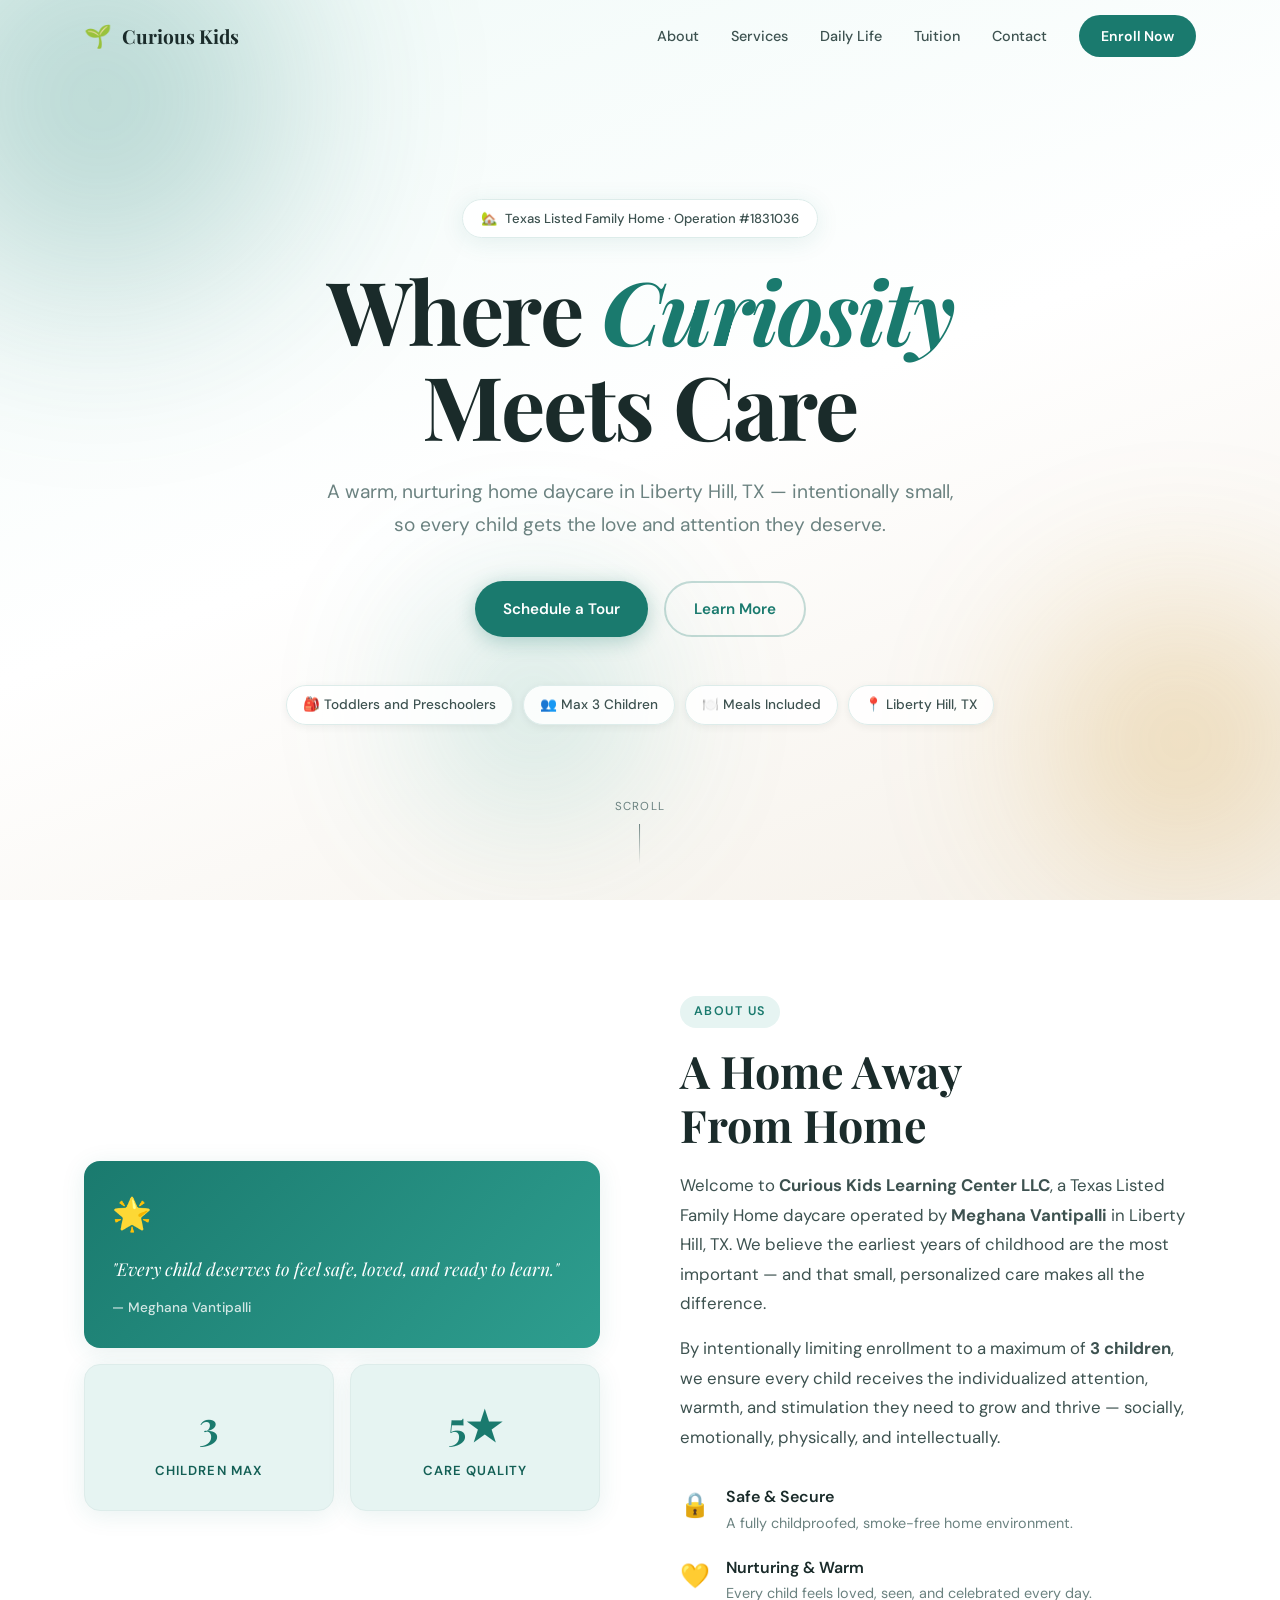
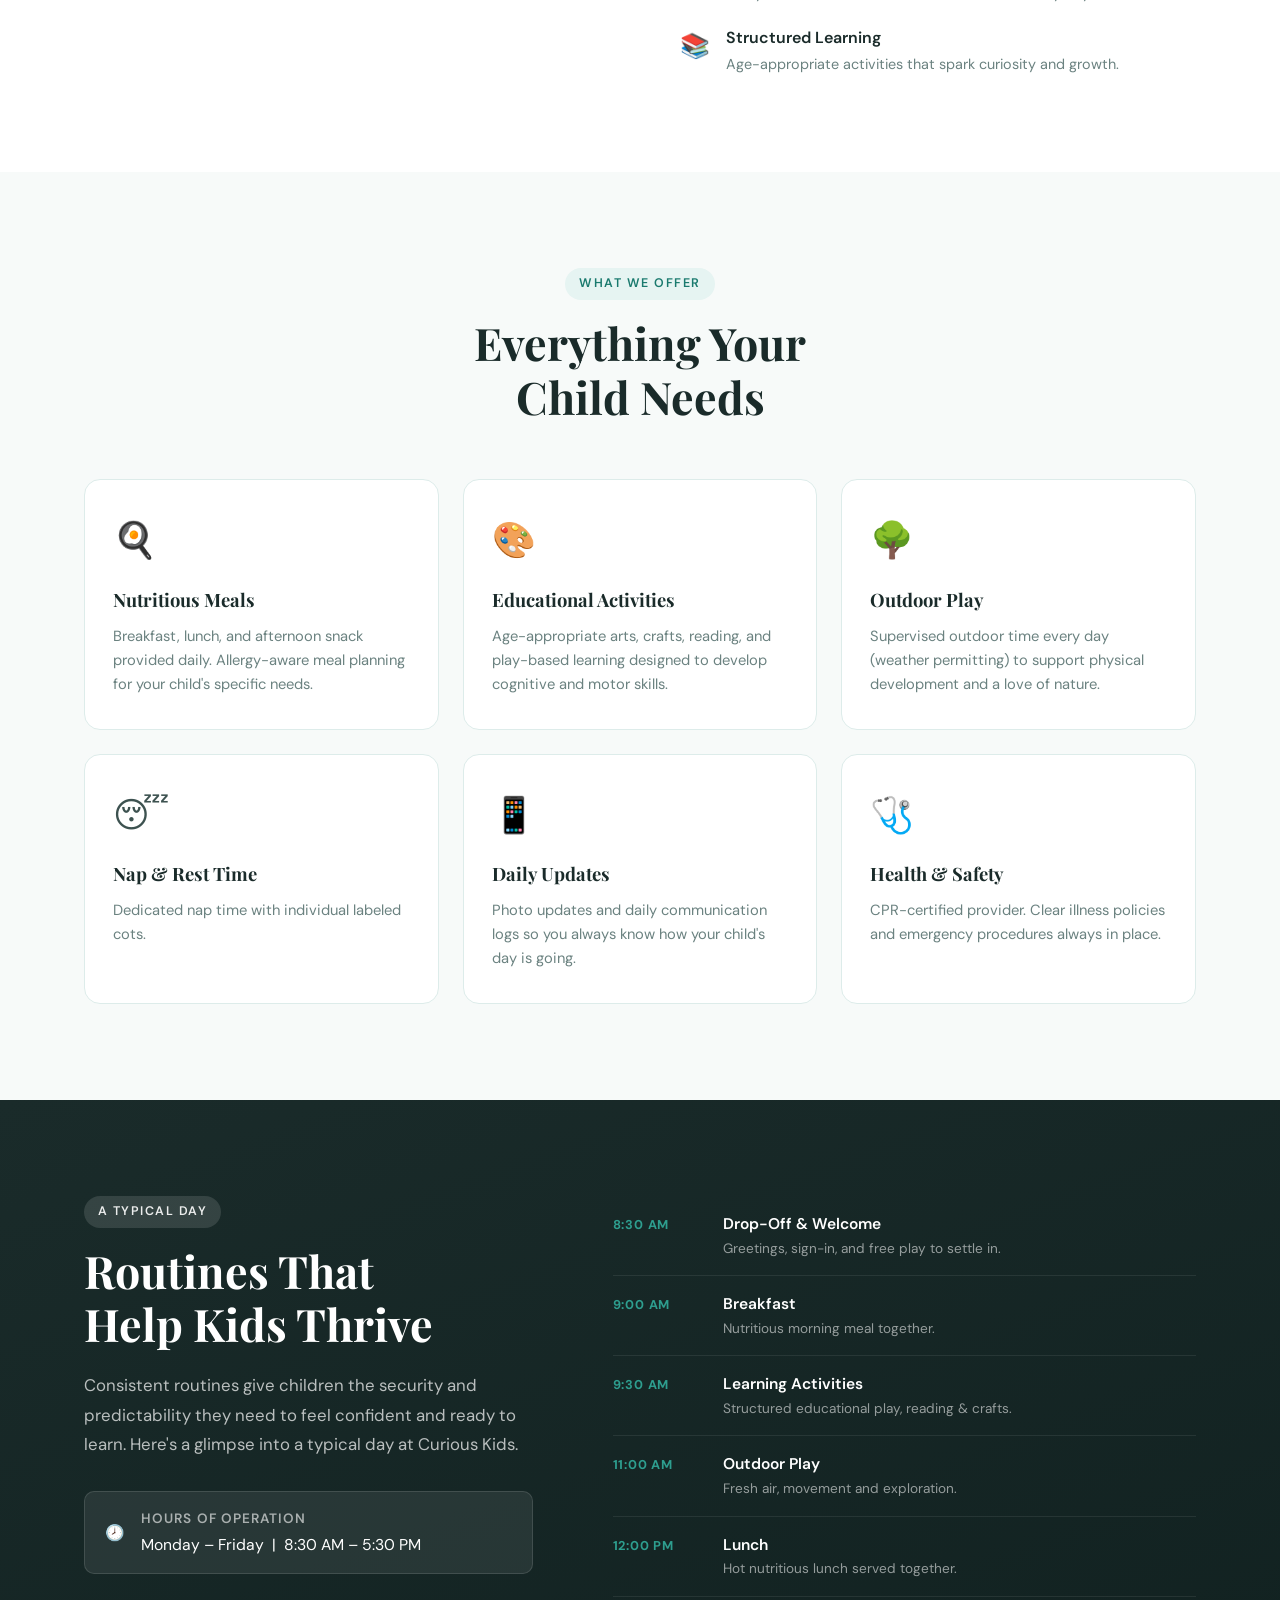
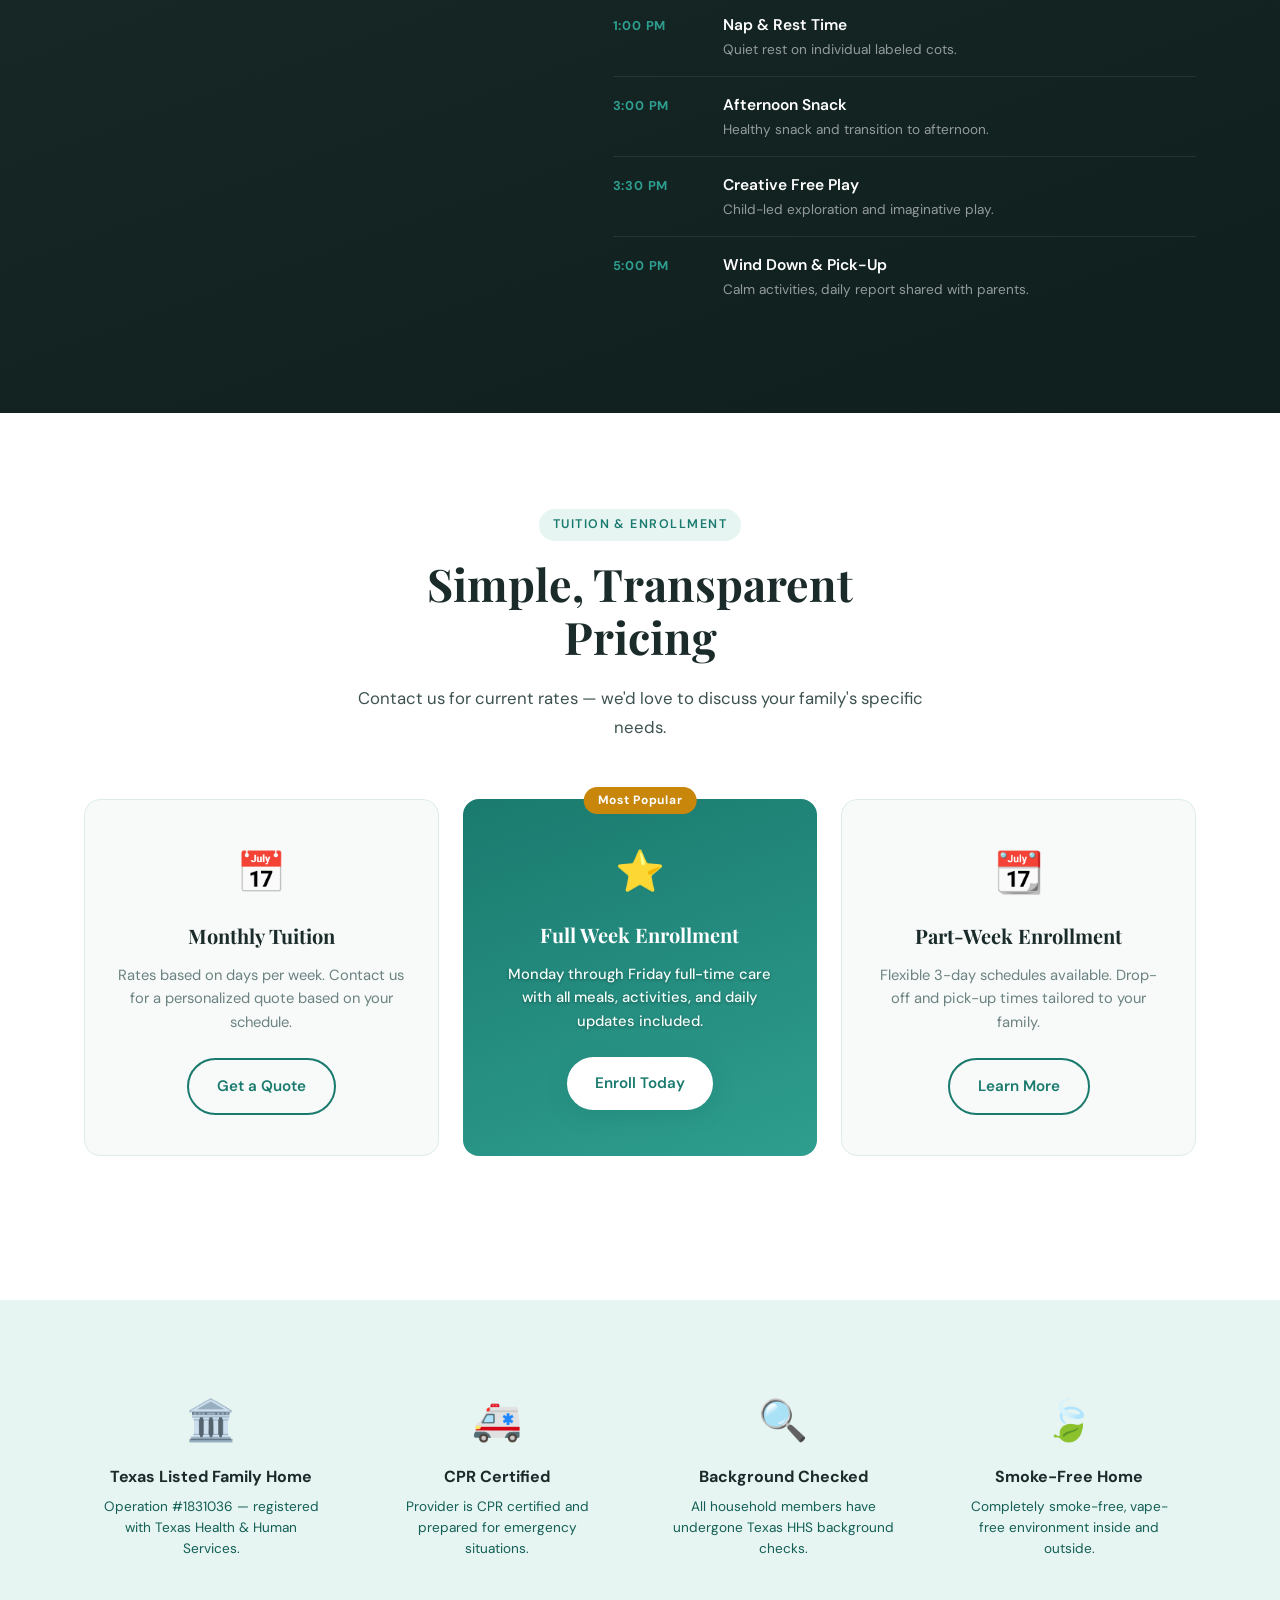
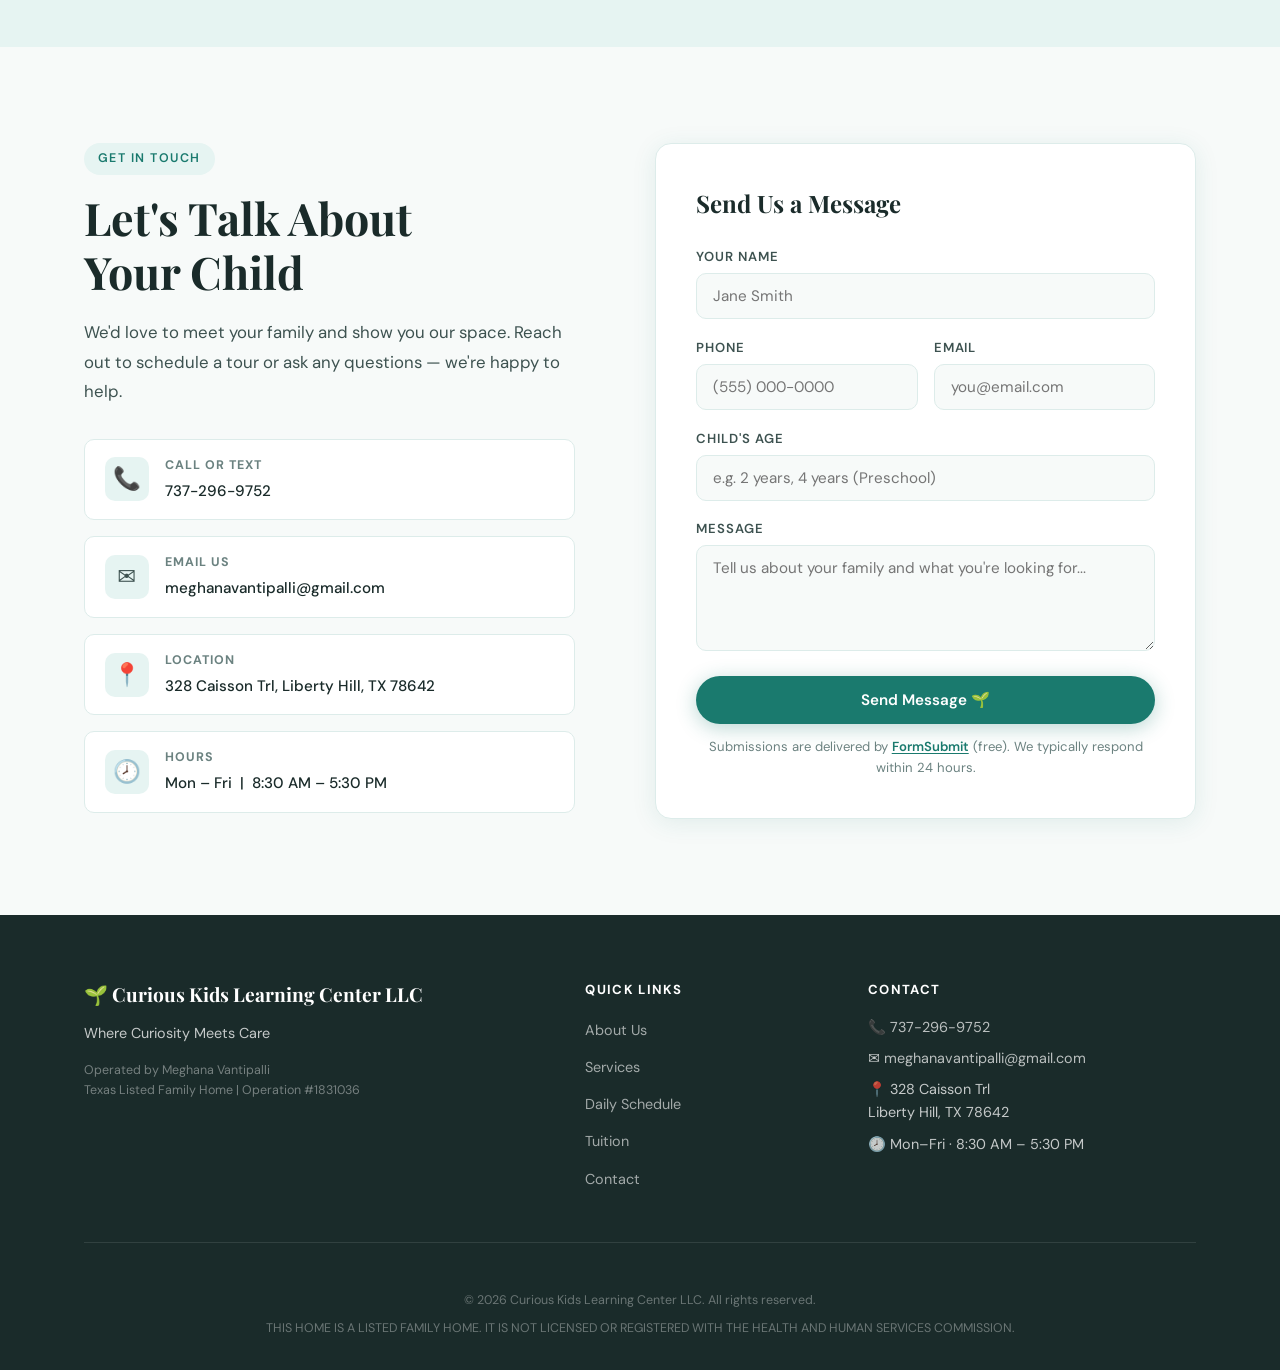
<file: index.html>
<!DOCTYPE html>
<html lang="en">
<head>
  <meta charset="UTF-8" />
  <meta name="viewport" content="width=device-width, initial-scale=1.0" />
  <title>Curious Kids Learning Center LLC | Liberty Hill, TX Home Daycare</title>
  <meta name="description" content="A warm, nurturing home daycare in Liberty Hill, TX. Small group care (max 3 children) operated by Meghana Vantipalli. Where Curiosity Meets Care." />
  <link rel="preconnect" href="https://fonts.googleapis.com" />
  <link rel="preconnect" href="https://fonts.gstatic.com" crossorigin />
  <link href="https://fonts.googleapis.com/css2?family=Playfair+Display:ital,wght@0,400;0,600;0,700;1,400&family=DM+Sans:wght@300;400;500;600&display=swap" rel="stylesheet" />
  <link rel="stylesheet" href="styles.css" />
</head>
<body>

  <!-- NAV -->
  <nav class="nav" id="nav">
    <div class="nav-inner">
      <a href="#" class="nav-logo">
        <span class="logo-icon">🌱</span>
        <span class="logo-text">Curious Kids</span>
      </a>
      <ul class="nav-links">
        <li><a href="#about">About</a></li>
        <li><a href="#services">Services</a></li>
        <li><a href="#daily">Daily Life</a></li>
        <li><a href="#tuition">Tuition</a></li>
        <li><a href="#contact">Contact</a></li>
      </ul>
      <a href="#contact" class="nav-cta">Enroll Now</a>
      <button class="hamburger" id="hamburger" aria-label="Menu">
        <span></span><span></span><span></span>
      </button>
    </div>
    <div class="mobile-menu" id="mobileMenu">
      <a href="#about">About</a>
      <a href="#services">Services</a>
      <a href="#daily">Daily Life</a>
      <a href="#tuition">Tuition</a>
      <a href="#contact">Contact</a>
    </div>
  </nav>

  <!-- HERO -->
  <section class="hero" id="home">
    <div class="hero-bg">
      <div class="blob blob-1"></div>
      <div class="blob blob-2"></div>
      <div class="blob blob-3"></div>
    </div>
    <div class="hero-content">
      <div class="hero-badge animate-in" style="--delay: 0.1s">
        <span>🏡</span> Texas Listed Family Home · Operation #1831036
      </div>
      <h1 class="hero-title animate-in" style="--delay: 0.2s">
        Where <em>Curiosity</em><br/>Meets Care
      </h1>
      <p class="hero-sub animate-in" style="--delay: 0.35s">
        A warm, nurturing home daycare in Liberty Hill, TX — intentionally small,<br class="br-desktop"/>
        so every child gets the love and attention they deserve.
      </p>
      <div class="hero-actions animate-in" style="--delay: 0.5s">
        <a href="#contact" class="btn btn-primary">Schedule a Tour</a>
        <a href="#about" class="btn btn-ghost">Learn More</a>
      </div>
      <div class="hero-pills animate-in" style="--delay: 0.65s">
        <span class="pill">🎒 Toddlers and Preschoolers</span>
        <span class="pill">👥 Max 3 Children</span>
        <span class="pill">🍽️ Meals Included</span>
        <span class="pill">📍 Liberty Hill, TX</span>
      </div>
    </div>
    <div class="hero-scroll">
      <span>scroll</span>
      <div class="scroll-line"></div>
    </div>
  </section>

  <!-- ABOUT -->
  <section class="section about" id="about">
    <div class="container">
      <div class="about-grid">
        <div class="about-visual">
          <div class="about-card card-main">
            <div class="card-emoji">🌟</div>
            <p class="card-quote">"Every child deserves to feel safe, loved, and ready to learn."</p>
            <span class="card-author">— Meghana Vantipalli</span>
          </div>
          <div class="about-card card-stat">
            <span class="stat-num">3</span>
            <span class="stat-label">Children Max</span>
          </div>
          <div class="about-card card-stat card-stat-2">
            <span class="stat-num">5★</span>
            <span class="stat-label">Care Quality</span>
          </div>
        </div>
        <div class="about-text">
          <div class="section-tag">About Us</div>
          <h2 class="section-title">A Home Away<br/>From Home</h2>
          <p class="section-body">
            Welcome to <strong>Curious Kids Learning Center LLC</strong>, a Texas Listed Family Home daycare 
            operated by <strong>Meghana Vantipalli</strong> in Liberty Hill, TX. We believe the earliest years of 
            childhood are the most important — and that small, personalized care makes all the difference.
          </p>
          <p class="section-body">
            By intentionally limiting enrollment to a maximum of <strong>3 children</strong>, we ensure every 
            child receives the individualized attention, warmth, and stimulation they need to grow and thrive — 
            socially, emotionally, physically, and intellectually.
          </p>
          <div class="about-values">
            <div class="value-item">
              <span class="value-icon">🔒</span>
              <div>
                <strong>Safe & Secure</strong>
                <p>A fully childproofed, smoke-free home environment.</p>
              </div>
            </div>
            <div class="value-item">
              <span class="value-icon">💛</span>
              <div>
                <strong>Nurturing & Warm</strong>
                <p>Every child feels loved, seen, and celebrated every day.</p>
              </div>
            </div>
            <div class="value-item">
              <span class="value-icon">📚</span>
              <div>
                <strong>Structured Learning</strong>
                <p>Age-appropriate activities that spark curiosity and growth.</p>
              </div>
            </div>
          </div>
        </div>
      </div>
    </div>
  </section>

  <!-- SERVICES -->
  <section class="section services" id="services">
    <div class="container">
      <div class="section-header">
        <div class="section-tag">What We Offer</div>
        <h2 class="section-title">Everything Your<br/>Child Needs</h2>
      </div>
      <div class="services-grid">
        <div class="service-card">
          <div class="service-icon">🍳</div>
          <h3>Nutritious Meals</h3>
          <p>Breakfast, lunch, and afternoon snack provided daily. Allergy-aware meal planning for your child's specific needs.</p>
        </div>
        <div class="service-card">
          <div class="service-icon">🎨</div>
          <h3>Educational Activities</h3>
          <p>Age-appropriate arts, crafts, reading, and play-based learning designed to develop cognitive and motor skills.</p>
        </div>
        <div class="service-card">
          <div class="service-icon">🌳</div>
          <h3>Outdoor Play</h3>
          <p>Supervised outdoor time every day (weather permitting) to support physical development and a love of nature.</p>
        </div>
        <div class="service-card">
          <div class="service-icon">😴</div>
          <h3>Nap & Rest Time</h3>
          <p>Dedicated nap time with individual labeled cots.</p>
        </div>
        <div class="service-card">
          <div class="service-icon">📱</div>
          <h3>Daily Updates</h3>
          <p>Photo updates and daily communication logs so you always know how your child's day is going.</p>
        </div>
        <div class="service-card">
          <div class="service-icon">🩺</div>
          <h3>Health & Safety</h3>
          <p>CPR-certified provider. Clear illness policies and emergency procedures always in place.</p>
        </div>
      </div>
    </div>
  </section>

  <!-- DAILY SCHEDULE -->
  <section class="section daily" id="daily">
    <div class="container">
      <div class="daily-grid">
        <div class="daily-text">
          <div class="section-tag">A Typical Day</div>
          <h2 class="section-title">Routines That<br/>Help Kids Thrive</h2>
          <p class="section-body">
            Consistent routines give children the security and predictability they need to feel confident 
            and ready to learn. Here's a glimpse into a typical day at Curious Kids.
          </p>
          <div class="hours-banner">
            <span>🕗</span>
            <div>
              <strong>Hours of Operation</strong>
              <span>Monday – Friday &nbsp;|&nbsp; 8:30 AM – 5:30 PM</span>
            </div>
          </div>
        </div>
        <div class="schedule-timeline">
          <div class="timeline-item">
            <div class="time">8:30 AM</div>
            <div class="event">
              <strong>Drop-Off & Welcome</strong>
              <p>Greetings, sign-in, and free play to settle in.</p>
            </div>
          </div>
          <div class="timeline-item">
            <div class="time">9:00 AM</div>
            <div class="event">
              <strong>Breakfast</strong>
              <p>Nutritious morning meal together.</p>
            </div>
          </div>
          <div class="timeline-item">
            <div class="time">9:30 AM</div>
            <div class="event">
              <strong>Learning Activities</strong>
              <p>Structured educational play, reading & crafts.</p>
            </div>
          </div>
          <div class="timeline-item">
            <div class="time">11:00 AM</div>
            <div class="event">
              <strong>Outdoor Play</strong>
              <p>Fresh air, movement and exploration.</p>
            </div>
          </div>
          <div class="timeline-item">
            <div class="time">12:00 PM</div>
            <div class="event">
              <strong>Lunch</strong>
              <p>Hot nutritious lunch served together.</p>
            </div>
          </div>
          <div class="timeline-item">
            <div class="time">1:00 PM</div>
            <div class="event">
              <strong>Nap & Rest Time</strong>
              <p>Quiet rest on individual labeled cots.</p>
            </div>
          </div>
          <div class="timeline-item">
            <div class="time">3:00 PM</div>
            <div class="event">
              <strong>Afternoon Snack</strong>
              <p>Healthy snack and transition to afternoon.</p>
            </div>
          </div>
          <div class="timeline-item">
            <div class="time">3:30 PM</div>
            <div class="event">
              <strong>Creative Free Play</strong>
              <p>Child-led exploration and imaginative play.</p>
            </div>
          </div>
          <div class="timeline-item">
            <div class="time">5:00 PM</div>
            <div class="event">
              <strong>Wind Down & Pick-Up</strong>
              <p>Calm activities, daily report shared with parents.</p>
            </div>
          </div>
        </div>
      </div>
    </div>
  </section>

  <!-- TUITION -->
  <section class="section tuition" id="tuition">
    <div class="container">
      <div class="section-header">
        <div class="section-tag">Tuition & Enrollment</div>
        <h2 class="section-title">Simple, Transparent<br/>Pricing</h2>
        <p class="section-body center">Contact us for current rates — we'd love to discuss your family's specific needs.</p>
      </div>
      <div class="tuition-grid">
        <div class="tuition-card">
          <div class="tuition-icon">📅</div>
          <h3>Monthly Tuition</h3>
          <p>Rates based on days per week. Contact us for a personalized quote based on your schedule.</p>
          <a href="#contact" class="btn btn-outline">Get a Quote</a>
        </div>
        <div class="tuition-card tuition-featured">
          <div class="featured-badge">Most Popular</div>
          <div class="tuition-icon">⭐</div>
          <h3>Full Week Enrollment</h3>
          <p class="tuition-featured-text">
            Monday through Friday full-time care with all meals, activities, and daily updates included.
          </p>
          <a href="#contact" class="btn btn-primary">Enroll Today</a>
        </div>
        <div class="tuition-card">
          <div class="tuition-icon">📆</div>
          <h3>Part-Week Enrollment</h3>
          <p>Flexible 3-day schedules available. Drop-off and pick-up times tailored to your family.</p>
          <a href="#contact" class="btn btn-outline">Learn More</a>
        </div>
      </div>
    </div>
  </section>

  <!-- TRUST SECTION -->
  <section class="section trust">
    <div class="container">
      <div class="trust-grid">
        <div class="trust-item">
          <div class="trust-icon">🏛️</div>
          <h4>Texas Listed Family Home</h4>
          <p>Operation #1831036 — registered with Texas Health & Human Services.</p>
        </div>
        <div class="trust-item">
          <div class="trust-icon">🚑</div>
          <h4>CPR Certified</h4>
          <p>Provider is CPR certified and prepared for emergency situations.</p>
        </div>
        <div class="trust-item">
          <div class="trust-icon">🔍</div>
          <h4>Background Checked</h4>
          <p>All household members have undergone Texas HHS background checks.</p>
        </div>
        <div class="trust-item">
          <div class="trust-icon">🍃</div>
          <h4>Smoke-Free Home</h4>
          <p>Completely smoke-free, vape-free environment inside and outside.</p>
        </div>
      </div>
    </div>
  </section>

  <!-- CONTACT -->
  <section class="section contact" id="contact">
    <div class="container">
      <div class="contact-grid">
        <div class="contact-info">
          <div class="section-tag">Get In Touch</div>
          <h2 class="section-title">Let's Talk About<br/>Your Child</h2>
          <p class="section-body">
            We'd love to meet your family and show you our space. Reach out to schedule a tour or ask any questions — we're happy to help.
          </p>
          <div class="contact-details">
            <a href="tel:7372969752" class="contact-item">
              <div class="contact-item-icon">📞</div>
              <div>
                <strong>Call or Text</strong>
                <span>737-296-9752</span>
              </div>
            </a>
            <a href="mailto:meghanavantipalli@gmail.com" class="contact-item">
              <div class="contact-item-icon">✉️</div>
              <div>
                <strong>Email Us</strong>
                <span>meghanavantipalli@gmail.com</span>
              </div>
            </a>
            <div class="contact-item">
              <div class="contact-item-icon">📍</div>
              <div>
                <strong>Location</strong>
                <span>328 Caisson Trl, Liberty Hill, TX 78642</span>
              </div>
            </div>
            <div class="contact-item">
              <div class="contact-item-icon">🕗</div>
              <div>
                <strong>Hours</strong>
                <span>Mon – Fri &nbsp;|&nbsp; 8:30 AM – 5:30 PM</span>
              </div>
            </div>
          </div>
        </div>
        <div class="contact-form-wrap">
          <p id="formThanks" class="form-thanks" hidden role="status">
            Thank you! Your message was sent. We'll be in touch soon.
          </p>
          <form
            class="contact-form"
            id="contactForm"
            action="https://formsubmit.co/meghanavantipalli@gmail.com"
            method="POST"
          >
            <h3>Send Us a Message</h3>
            <input type="hidden" name="_subject" value="Curious Kids — Website inquiry" />
            <input type="hidden" name="_template" value="table" />
            <input type="hidden" name="_next" value="https://vinaybollineni.github.io/curiouskids/?thanks=1" />
            <input type="text" name="_honey" class="honeypot" tabindex="-1" autocomplete="off" aria-hidden="true" />
            <div class="form-group">
              <label for="inquiry-name">Your Name</label>
              <input id="inquiry-name" name="name" type="text" placeholder="Jane Smith" required />
            </div>
            <div class="form-row">
              <div class="form-group">
                <label for="inquiry-phone">Phone</label>
                <input id="inquiry-phone" name="phone" type="tel" placeholder="(555) 000-0000" />
              </div>
              <div class="form-group">
                <label for="inquiry-email">Email</label>
                <input id="inquiry-email" name="email" type="email" placeholder="you@email.com" required />
              </div>
            </div>
            <div class="form-group">
              <label for="inquiry-child-age">Child's Age</label>
              <input id="inquiry-child-age" name="child_age" type="text" placeholder="e.g. 2 years, 4 years (Preschool)" />
            </div>
            <div class="form-group">
              <label for="inquiry-message">Message</label>
              <textarea id="inquiry-message" name="message" rows="4" placeholder="Tell us about your family and what you're looking for..." required></textarea>
            </div>
            <button type="submit" class="btn btn-primary full-width">Send Message 🌱</button>
            <p class="form-note">
              Submissions are delivered by
              <a href="https://formsubmit.co/" rel="noopener noreferrer" target="_blank">FormSubmit</a>
              (free). We typically respond within 24 hours.
            </p>
          </form>
        </div>
      </div>
    </div>
  </section>

  <!-- FOOTER -->
  <footer class="footer">
    <div class="container">
      <div class="footer-grid">
        <div class="footer-brand">
          <div class="footer-logo">🌱 Curious Kids Learning Center LLC</div>
          <p>Where Curiosity Meets Care</p>
          <p class="footer-legal">Operated by Meghana Vantipalli<br/>Texas Listed Family Home | Operation #1831036</p>
        </div>
        <div class="footer-links">
          <h4>Quick Links</h4>
          <a href="#about">About Us</a>
          <a href="#services">Services</a>
          <a href="#daily">Daily Schedule</a>
          <a href="#tuition">Tuition</a>
          <a href="#contact">Contact</a>
        </div>
        <div class="footer-contact">
          <h4>Contact</h4>
          <p>📞 <a href="tel:7372969752">737-296-9752</a></p>
          <p>✉️ <a href="mailto:meghanavantipalli@gmail.com">meghanavantipalli@gmail.com</a></p>
          <p>📍 328 Caisson Trl<br/>Liberty Hill, TX 78642</p>
          <p>🕗 Mon–Fri · 8:30 AM – 5:30 PM</p>
        </div>
      </div>
      <div class="footer-bottom">
        <p>© 2026 Curious Kids Learning Center LLC. All rights reserved.</p>
        <p>THIS HOME IS A LISTED FAMILY HOME. IT IS NOT LICENSED OR REGISTERED WITH THE HEALTH AND HUMAN SERVICES COMMISSION.</p>
      </div>
    </div>
  </footer>

  <script src="script.js"></script>
</body>
</html>
</file>
<file: styles.css>
/* ── RESET & BASE ─────────────────────────────────────── */
*, *::before, *::after { box-sizing: border-box; margin: 0; padding: 0; }

:root {
  --teal:       #1A7A6E;
  --teal-dark:  #135f55;
  --teal-light: #e6f4f2;
  --teal-mid:   #2E9E8F;
  --gold:       #C8860A;
  --gold-light: #fff8e7;
  --dark:       #1A2B2A;
  --body:       #3D5250;
  --muted:      #6B8280;
  --border:     #ddecea;
  --white:      #FFFFFF;
  --off-white:  #f7faf9;
  --radius:     16px;
  --radius-sm:  10px;
  --shadow:     0 4px 24px rgba(26,122,110,0.10);
  --shadow-lg:  0 12px 48px rgba(26,122,110,0.16);
  --font-display: 'Playfair Display', Georgia, serif;
  --font-body:    'DM Sans', system-ui, sans-serif;
  --nav-h:      72px;
}

html { scroll-behavior: smooth; font-size: 16px; }

body {
  font-family: var(--font-body);
  color: var(--body);
  background: var(--white);
  line-height: 1.6;
  overflow-x: hidden;
}

img { max-width: 100%; display: block; }
a { text-decoration: none; color: inherit; }

/* ── TYPOGRAPHY ───────────────────────────────────────── */
.section-tag {
  display: inline-block;
  font-size: 0.78rem;
  font-weight: 600;
  letter-spacing: 0.12em;
  text-transform: uppercase;
  color: var(--teal);
  background: var(--teal-light);
  padding: 6px 14px;
  border-radius: 100px;
  margin-bottom: 1rem;
}

.section-title {
  font-family: var(--font-display);
  font-size: clamp(2rem, 4vw, 2.8rem);
  font-weight: 700;
  color: var(--dark);
  line-height: 1.2;
  margin-bottom: 1.25rem;
}

.section-body {
  font-size: 1.05rem;
  color: var(--body);
  line-height: 1.75;
  margin-bottom: 1rem;
  max-width: 600px;
}

.section-body.center { text-align: center; margin: 0 auto 1rem; }

.section-header {
  text-align: center;
  margin-bottom: 3.5rem;
}

/* ── LAYOUT ───────────────────────────────────────────── */
.container {
  max-width: 1160px;
  margin: 0 auto;
  padding: 0 24px;
}

.section {
  padding: 96px 0;
}

/* ── BUTTONS ──────────────────────────────────────────── */
.btn {
  display: inline-flex;
  align-items: center;
  gap: 8px;
  padding: 14px 28px;
  border-radius: 100px;
  font-family: var(--font-body);
  font-size: 0.95rem;
  font-weight: 600;
  cursor: pointer;
  transition: all 0.25s ease;
  border: none;
  white-space: nowrap;
}

.btn-primary {
  background: var(--teal);
  color: var(--white);
  box-shadow: 0 4px 20px rgba(26,122,110,0.30);
}

.btn-primary:hover {
  background: var(--teal-dark);
  transform: translateY(-2px);
  box-shadow: 0 8px 28px rgba(26,122,110,0.40);
}

.btn-ghost {
  background: transparent;
  color: var(--teal);
  border: 2px solid rgba(26,122,110,0.25);
}

.btn-ghost:hover {
  background: var(--teal-light);
  border-color: var(--teal);
}

.btn-outline {
  background: transparent;
  color: var(--teal);
  border: 2px solid var(--teal);
}

.btn-outline:hover {
  background: var(--teal);
  color: var(--white);
}

.btn.full-width { width: 100%; justify-content: center; }

/* ── NAV ──────────────────────────────────────────────── */
.nav {
  position: fixed;
  top: 0; left: 0; right: 0;
  height: var(--nav-h);
  z-index: 100;
  transition: all 0.3s ease;
  background: transparent;
}

.nav.scrolled {
  background: rgba(255,255,255,0.96);
  backdrop-filter: blur(12px);
  box-shadow: 0 1px 24px rgba(26,122,110,0.10);
}

.nav-inner {
  max-width: 1160px;
  margin: 0 auto;
  padding: 0 24px;
  height: 100%;
  display: flex;
  align-items: center;
  gap: 2rem;
}

.nav-logo {
  display: flex;
  align-items: center;
  gap: 10px;
  font-family: var(--font-display);
  font-size: 1.2rem;
  font-weight: 700;
  color: var(--dark);
  white-space: nowrap;
}

.logo-icon { font-size: 1.4rem; }

.nav-links {
  display: flex;
  list-style: none;
  gap: 2rem;
  margin-left: auto;
}

.nav-links a {
  font-size: 0.9rem;
  font-weight: 500;
  color: var(--body);
  transition: color 0.2s;
}

.nav-links a:hover { color: var(--teal); }

.nav-cta {
  display: inline-flex;
  align-items: center;
  padding: 10px 22px;
  background: var(--teal);
  color: var(--white);
  border-radius: 100px;
  font-size: 0.88rem;
  font-weight: 600;
  transition: all 0.25s;
  white-space: nowrap;
}

.nav-cta:hover { background: var(--teal-dark); transform: translateY(-1px); }

.hamburger {
  display: none;
  flex-direction: column;
  gap: 5px;
  background: none;
  border: none;
  cursor: pointer;
  padding: 4px;
  margin-left: auto;
}

.hamburger span {
  display: block;
  width: 24px;
  height: 2px;
  background: var(--dark);
  border-radius: 2px;
  transition: all 0.3s;
}

.mobile-menu {
  display: none;
  flex-direction: column;
  background: var(--white);
  padding: 16px 24px 24px;
  border-top: 1px solid var(--border);
  gap: 4px;
  box-shadow: 0 8px 24px rgba(0,0,0,0.08);
}

.mobile-menu.open { display: flex; }

.mobile-menu a {
  font-size: 1rem;
  font-weight: 500;
  color: var(--body);
  padding: 10px 0;
  border-bottom: 1px solid var(--border);
}

.mobile-menu a:last-child { border: none; }

/* ── HERO ─────────────────────────────────────────────── */
.hero {
  min-height: 100vh;
  display: flex;
  align-items: center;
  justify-content: center;
  position: relative;
  overflow: hidden;
  padding: calc(var(--nav-h) + 48px) 24px 96px;
  background: linear-gradient(160deg, #f0faf8 0%, #ffffff 50%, #f5f0e8 100%);
}

.hero-bg {
  position: absolute;
  inset: 0;
  pointer-events: none;
  overflow: hidden;
}

.blob {
  position: absolute;
  border-radius: 50%;
  filter: blur(80px);
  opacity: 0.35;
}

.blob-1 {
  width: 600px; height: 600px;
  background: radial-gradient(circle, #1A7A6E 0%, transparent 70%);
  top: -200px; left: -200px;
  animation: blobFloat 12s ease-in-out infinite;
}

.blob-2 {
  width: 400px; height: 400px;
  background: radial-gradient(circle, #C8860A 0%, transparent 70%);
  top: 60%; right: -100px;
  animation: blobFloat 16s ease-in-out infinite reverse;
}

.blob-3 {
  width: 300px; height: 300px;
  background: radial-gradient(circle, #2E9E8F 0%, transparent 70%);
  bottom: 5%; left: 30%;
  animation: blobFloat 10s ease-in-out infinite 3s;
}

@keyframes blobFloat {
  0%, 100% { transform: translate(0, 0) scale(1); }
  33% { transform: translate(30px, -30px) scale(1.05); }
  66% { transform: translate(-20px, 20px) scale(0.97); }
}

.hero-content {
  position: relative;
  text-align: center;
  max-width: 780px;
  z-index: 1;
}

.hero-badge {
  display: inline-flex;
  align-items: center;
  gap: 8px;
  background: rgba(255,255,255,0.85);
  backdrop-filter: blur(8px);
  border: 1px solid var(--border);
  border-radius: 100px;
  padding: 8px 18px;
  font-size: 0.82rem;
  font-weight: 500;
  color: var(--body);
  margin-bottom: 1.5rem;
  box-shadow: var(--shadow);
}

.hero-title {
  font-family: var(--font-display);
  font-size: clamp(3rem, 7vw, 5.5rem);
  font-weight: 700;
  color: var(--dark);
  line-height: 1.08;
  margin-bottom: 1.5rem;
  letter-spacing: -0.02em;
}

.hero-title em {
  font-style: italic;
  color: var(--teal);
}

.hero-sub {
  font-size: clamp(1rem, 2vw, 1.2rem);
  color: var(--muted);
  line-height: 1.7;
  margin-bottom: 2.5rem;
}

.hero-actions {
  display: flex;
  gap: 1rem;
  justify-content: center;
  flex-wrap: wrap;
  margin-bottom: 3rem;
}

.hero-pills {
  display: flex;
  flex-wrap: wrap;
  gap: 10px;
  justify-content: center;
}

.pill {
  background: rgba(255,255,255,0.85);
  backdrop-filter: blur(8px);
  border: 1px solid var(--border);
  border-radius: 100px;
  padding: 8px 16px;
  font-size: 0.85rem;
  font-weight: 500;
  color: var(--body);
  box-shadow: 0 2px 8px rgba(0,0,0,0.06);
}

.hero-scroll {
  position: absolute;
  bottom: 36px;
  left: 50%;
  transform: translateX(-50%);
  display: flex;
  flex-direction: column;
  align-items: center;
  gap: 8px;
  color: var(--muted);
  font-size: 0.72rem;
  letter-spacing: 0.1em;
  text-transform: uppercase;
}

.scroll-line {
  width: 1px;
  height: 40px;
  background: linear-gradient(to bottom, var(--muted), transparent);
  animation: scrollPulse 2s ease-in-out infinite;
}

@keyframes scrollPulse {
  0%, 100% { opacity: 0.4; transform: scaleY(1); }
  50% { opacity: 1; transform: scaleY(1.15); }
}

/* ── ANIMATIONS ───────────────────────────────────────── */
.animate-in {
  opacity: 0;
  transform: translateY(24px);
  animation: fadeUp 0.7s ease forwards;
  animation-delay: var(--delay, 0s);
}

@keyframes fadeUp {
  to { opacity: 1; transform: translateY(0); }
}

/* ── ABOUT ────────────────────────────────────────────── */
.about { background: var(--white); }

.about-grid {
  display: grid;
  grid-template-columns: 1fr 1fr;
  gap: 5rem;
  align-items: center;
}

.about-visual {
  position: relative;
  display: grid;
  grid-template-columns: 1fr 1fr;
  grid-template-rows: auto auto;
  gap: 16px;
}

.about-card {
  background: var(--white);
  border-radius: var(--radius);
  padding: 28px;
  box-shadow: var(--shadow);
  border: 1px solid var(--border);
}

.card-main {
  grid-column: 1 / -1;
  background: linear-gradient(135deg, var(--teal) 0%, var(--teal-mid) 100%);
  border: none;
  color: white;
}

.card-emoji { font-size: 2rem; margin-bottom: 1rem; }

.card-quote {
  font-family: var(--font-display);
  font-size: 1.1rem;
  font-style: italic;
  line-height: 1.5;
  margin-bottom: 0.75rem;
}

.card-author {
  font-size: 0.85rem;
  opacity: 0.8;
  font-weight: 500;
}

.card-stat {
  text-align: center;
  background: var(--teal-light);
}

.stat-num {
  display: block;
  font-family: var(--font-display);
  font-size: 2.5rem;
  font-weight: 700;
  color: var(--teal);
}

.stat-label {
  font-size: 0.82rem;
  color: var(--teal-dark);
  font-weight: 600;
  text-transform: uppercase;
  letter-spacing: 0.08em;
}

.about-values {
  display: flex;
  flex-direction: column;
  gap: 1.25rem;
  margin-top: 2rem;
}

.value-item {
  display: flex;
  align-items: flex-start;
  gap: 1rem;
}

.value-icon {
  font-size: 1.5rem;
  flex-shrink: 0;
  margin-top: 2px;
}

.value-item strong {
  display: block;
  color: var(--dark);
  font-weight: 600;
  margin-bottom: 2px;
}

.value-item p {
  font-size: 0.9rem;
  color: var(--muted);
  margin: 0;
}

/* ── SERVICES ─────────────────────────────────────────── */
.services { background: var(--off-white); }

.services-grid {
  display: grid;
  grid-template-columns: repeat(3, 1fr);
  gap: 1.5rem;
}

.service-card {
  background: var(--white);
  border-radius: var(--radius);
  padding: 2rem 1.75rem;
  border: 1px solid var(--border);
  transition: all 0.3s ease;
  position: relative;
  overflow: hidden;
}

.service-card::before {
  content: '';
  position: absolute;
  top: 0; left: 0; right: 0;
  height: 3px;
  background: linear-gradient(90deg, var(--teal), var(--teal-mid));
  transform: scaleX(0);
  transition: transform 0.3s ease;
}

.service-card:hover {
  transform: translateY(-4px);
  box-shadow: var(--shadow-lg);
  border-color: var(--teal-light);
}

.service-card:hover::before { transform: scaleX(1); }

.service-icon {
  font-size: 2.2rem;
  margin-bottom: 1rem;
}

.service-card h3 {
  font-family: var(--font-display);
  font-size: 1.15rem;
  color: var(--dark);
  margin-bottom: 0.6rem;
}

.service-card p {
  font-size: 0.92rem;
  color: var(--muted);
  line-height: 1.65;
}

/* ── DAILY SCHEDULE ───────────────────────────────────── */
.daily {
  background: linear-gradient(160deg, #1A2B2A 0%, #0f1f1e 100%);
  color: white;
}

.daily .section-tag {
  background: rgba(255,255,255,0.12);
  color: rgba(255,255,255,0.9);
}

.daily .section-title { color: white; }
.daily .section-body { color: rgba(255,255,255,0.7); }

.daily-grid {
  display: grid;
  grid-template-columns: 1fr 1.3fr;
  gap: 5rem;
  align-items: start;
}

.hours-banner {
  display: flex;
  align-items: center;
  gap: 1rem;
  background: rgba(255,255,255,0.08);
  border: 1px solid rgba(255,255,255,0.12);
  border-radius: var(--radius-sm);
  padding: 16px 20px;
  margin-top: 2rem;
  font-size: 1.5rem;
}

.hours-banner div {
  display: flex;
  flex-direction: column;
  gap: 2px;
}

.hours-banner strong {
  font-size: 0.85rem;
  font-weight: 600;
  color: rgba(255,255,255,0.6);
  text-transform: uppercase;
  letter-spacing: 0.08em;
}

.hours-banner span {
  font-size: 0.98rem;
  color: white;
}

.schedule-timeline {
  display: flex;
  flex-direction: column;
  gap: 0;
}

.timeline-item {
  display: grid;
  grid-template-columns: 90px 1fr;
  gap: 1.25rem;
  align-items: start;
  padding: 16px 0;
  border-bottom: 1px solid rgba(255,255,255,0.08);
  position: relative;
}

.timeline-item:last-child { border-bottom: none; }

.time {
  font-size: 0.8rem;
  font-weight: 700;
  color: var(--teal-mid);
  letter-spacing: 0.06em;
  padding-top: 3px;
  white-space: nowrap;
}

.event strong {
  display: block;
  font-size: 0.97rem;
  color: white;
  margin-bottom: 2px;
  font-weight: 600;
}

.event p {
  font-size: 0.85rem;
  color: rgba(255,255,255,0.55);
  margin: 0;
  line-height: 1.5;
}

/* ── TUITION ──────────────────────────────────────────── */
.tuition { background: var(--white); }

.tuition-grid {
  display: grid;
  grid-template-columns: repeat(3, 1fr);
  gap: 1.5rem;
  margin-bottom: 3rem;
}

.tuition-card {
  background: var(--off-white);
  border-radius: var(--radius);
  padding: 2.5rem 2rem;
  border: 1px solid var(--border);
  text-align: center;
  position: relative;
  transition: all 0.3s ease;
}

.tuition-card:hover {
  transform: translateY(-4px);
  box-shadow: var(--shadow);
}

.tuition-featured {
  background: linear-gradient(160deg, var(--teal) 0%, var(--teal-mid) 100%);
  color: white;
  border: none;
  transform: scale(1.03);
}

.tuition-featured:hover { transform: scale(1.03) translateY(-4px); }
.tuition-featured .btn-primary { background: white; color: var(--teal); }
.tuition-featured .btn-primary:hover { background: var(--teal-light); }

.featured-badge {
  position: absolute;
  top: -12px;
  left: 50%;
  transform: translateX(-50%);
  background: var(--gold);
  color: white;
  font-size: 0.75rem;
  font-weight: 700;
  padding: 4px 14px;
  border-radius: 100px;
  white-space: nowrap;
  letter-spacing: 0.06em;
}

.tuition-icon { font-size: 2.5rem; margin-bottom: 1rem; }

.tuition-card h3 {
  font-family: var(--font-display);
  font-size: 1.25rem;
  color: var(--dark);
  margin-bottom: 0.75rem;
}

.tuition-card p {
  font-size: 0.92rem;
  color: var(--muted);
  margin-bottom: 1.5rem;
  line-height: 1.6;
}

/* Must come after .tuition-card h3/p so featured card text stays light on teal */
.tuition-card.tuition-featured h3 {
  color: #ffffff;
}

.tuition-card.tuition-featured p {
  color: rgba(255, 255, 255, 0.92);
}

/* High-contrast body copy on featured teal gradient (beats any residual gray from .tuition-card p) */
.tuition-card.tuition-featured .tuition-featured-text {
  color: #f5fffb;
  font-weight: 500;
  text-shadow: 0 1px 3px rgba(0, 35, 30, 0.45);
}

/* ── TRUST ────────────────────────────────────────────── */
.trust { background: var(--teal-light); padding: 64px 0; }

.trust-grid {
  display: grid;
  grid-template-columns: repeat(4, 1fr);
  gap: 2rem;
  text-align: center;
}

.trust-item { padding: 1.5rem 1rem; }
.trust-icon { font-size: 2.5rem; margin-bottom: 0.75rem; }

.trust-item h4 {
  font-size: 1rem;
  color: var(--dark);
  font-weight: 700;
  margin-bottom: 0.4rem;
}

.trust-item p {
  font-size: 0.85rem;
  color: var(--teal-dark);
  line-height: 1.55;
}

/* ── CONTACT ──────────────────────────────────────────── */
.contact { background: var(--off-white); }

.contact-grid {
  display: grid;
  grid-template-columns: 1fr 1.1fr;
  gap: 5rem;
  align-items: start;
}

.contact-details {
  display: flex;
  flex-direction: column;
  gap: 1rem;
  margin-top: 2rem;
}

.contact-item {
  display: flex;
  align-items: center;
  gap: 1rem;
  padding: 1rem 1.25rem;
  background: var(--white);
  border-radius: var(--radius-sm);
  border: 1px solid var(--border);
  transition: all 0.25s;
}

a.contact-item:hover {
  border-color: var(--teal);
  box-shadow: var(--shadow);
  transform: translateX(4px);
}

.contact-item-icon {
  font-size: 1.4rem;
  width: 44px;
  height: 44px;
  background: var(--teal-light);
  border-radius: 10px;
  display: flex;
  align-items: center;
  justify-content: center;
  flex-shrink: 0;
}

.contact-item strong {
  display: block;
  font-size: 0.78rem;
  text-transform: uppercase;
  letter-spacing: 0.08em;
  color: var(--muted);
  margin-bottom: 2px;
}

.contact-item span {
  font-size: 0.95rem;
  color: var(--dark);
  font-weight: 500;
}

.contact-form-wrap {
  position: relative;
  background: var(--white);
  border-radius: var(--radius);
  padding: 2.5rem;
  box-shadow: var(--shadow);
  border: 1px solid var(--border);
}

.contact-form h3 {
  font-family: var(--font-display);
  font-size: 1.5rem;
  color: var(--dark);
  margin-bottom: 1.5rem;
}

.form-group {
  margin-bottom: 1.1rem;
}

.form-row {
  display: grid;
  grid-template-columns: 1fr 1fr;
  gap: 1rem;
}

.form-group label {
  display: block;
  font-size: 0.82rem;
  font-weight: 600;
  color: var(--body);
  text-transform: uppercase;
  letter-spacing: 0.07em;
  margin-bottom: 6px;
}

.form-group input,
.form-group textarea {
  width: 100%;
  padding: 12px 16px;
  background: var(--off-white);
  border: 1px solid var(--border);
  border-radius: var(--radius-sm);
  font-family: var(--font-body);
  font-size: 0.95rem;
  color: var(--dark);
  transition: all 0.2s;
  outline: none;
}

.form-group input:focus,
.form-group textarea:focus {
  border-color: var(--teal);
  background: white;
  box-shadow: 0 0 0 3px rgba(26,122,110,0.1);
}

.form-group textarea { resize: vertical; min-height: 100px; }

.form-note {
  text-align: center;
  font-size: 0.82rem;
  color: var(--muted);
  margin-top: 0.75rem;
}

.form-note a {
  color: var(--teal);
  font-weight: 600;
  text-decoration: underline;
  text-underline-offset: 2px;
}

.form-note a:hover {
  color: var(--teal-dark);
}

.honeypot {
  position: absolute;
  width: 1px;
  height: 1px;
  padding: 0;
  margin: -1px;
  overflow: hidden;
  clip: rect(0, 0, 0, 0);
  white-space: nowrap;
  border: 0;
}

.form-thanks {
  margin: 0 0 1rem;
  padding: 0.85rem 1rem;
  border-radius: var(--radius-sm);
  background: var(--teal-light);
  border: 1px solid var(--border);
  color: var(--teal-dark);
  font-size: 0.95rem;
  font-weight: 600;
  text-align: center;
}

/* ── FOOTER ───────────────────────────────────────────── */
.footer {
  background: var(--dark);
  color: rgba(255,255,255,0.75);
  padding: 64px 0 32px;
}

.footer-grid {
  display: grid;
  grid-template-columns: 2fr 1fr 1.5fr;
  gap: 4rem;
  margin-bottom: 3rem;
  padding-bottom: 3rem;
  border-bottom: 1px solid rgba(255,255,255,0.1);
}

.footer-logo {
  font-family: var(--font-display);
  font-size: 1.2rem;
  color: white;
  font-weight: 700;
  margin-bottom: 0.75rem;
}

.footer-brand p {
  font-size: 0.9rem;
  line-height: 1.6;
  margin-bottom: 0.5rem;
}

.footer-legal {
  font-size: 0.78rem !important;
  color: rgba(255,255,255,0.4) !important;
  margin-top: 1rem !important;
}

.footer-links, .footer-contact {
  display: flex;
  flex-direction: column;
  gap: 0.5rem;
}

.footer-links h4, .footer-contact h4 {
  color: white;
  font-size: 0.82rem;
  text-transform: uppercase;
  letter-spacing: 0.1em;
  margin-bottom: 0.5rem;
}

.footer-links a {
  font-size: 0.9rem;
  color: rgba(255,255,255,0.6);
  transition: color 0.2s;
  padding: 3px 0;
}

.footer-links a:hover { color: var(--teal-mid); }

.footer-contact p {
  font-size: 0.9rem;
  line-height: 1.6;
}

.footer-contact a {
  color: rgba(255,255,255,0.7);
  transition: color 0.2s;
}

.footer-contact a:hover { color: var(--teal-mid); }

.footer-bottom {
  text-align: center;
  display: flex;
  flex-direction: column;
  gap: 8px;
}

.footer-bottom p {
  font-size: 0.78rem;
  color: rgba(255,255,255,0.35);
  line-height: 1.6;
}

/* ── SCROLL REVEAL ────────────────────────────────────── */
.reveal {
  opacity: 0;
  transform: translateY(32px);
  transition: opacity 0.7s ease, transform 0.7s ease;
}

.reveal.visible {
  opacity: 1;
  transform: translateY(0);
}

/* ── RESPONSIVE ───────────────────────────────────────── */
@media (max-width: 1024px) {
  .about-grid { grid-template-columns: 1fr; gap: 3rem; }
  .about-visual { order: -1; max-width: 500px; }
  .services-grid { grid-template-columns: repeat(2, 1fr); }
  .daily-grid { grid-template-columns: 1fr; gap: 3rem; }
  .tuition-grid { grid-template-columns: 1fr; }
  .tuition-featured { transform: none; }
  .trust-grid { grid-template-columns: repeat(2, 1fr); }
  .contact-grid { grid-template-columns: 1fr; gap: 3rem; }
  .footer-grid { grid-template-columns: 1fr 1fr; gap: 2.5rem; }
}

@media (max-width: 768px) {
  .nav-links, .nav-cta { display: none; }
  .hamburger { display: flex; }
  .section { padding: 64px 0; }
  .services-grid { grid-template-columns: 1fr; }
  .trust-grid { grid-template-columns: 1fr 1fr; }
  .form-row { grid-template-columns: 1fr; }
  .footer-grid { grid-template-columns: 1fr; gap: 2rem; }
  .br-desktop { display: none; }
  .hero-title { font-size: clamp(2.5rem, 10vw, 4rem); }
  .contact-form-wrap { padding: 1.75rem; }
}

@media (max-width: 480px) {
  .trust-grid { grid-template-columns: 1fr; }
  .about-visual { grid-template-columns: 1fr; }
  .card-stat-2 { display: none; }
}
</file>
